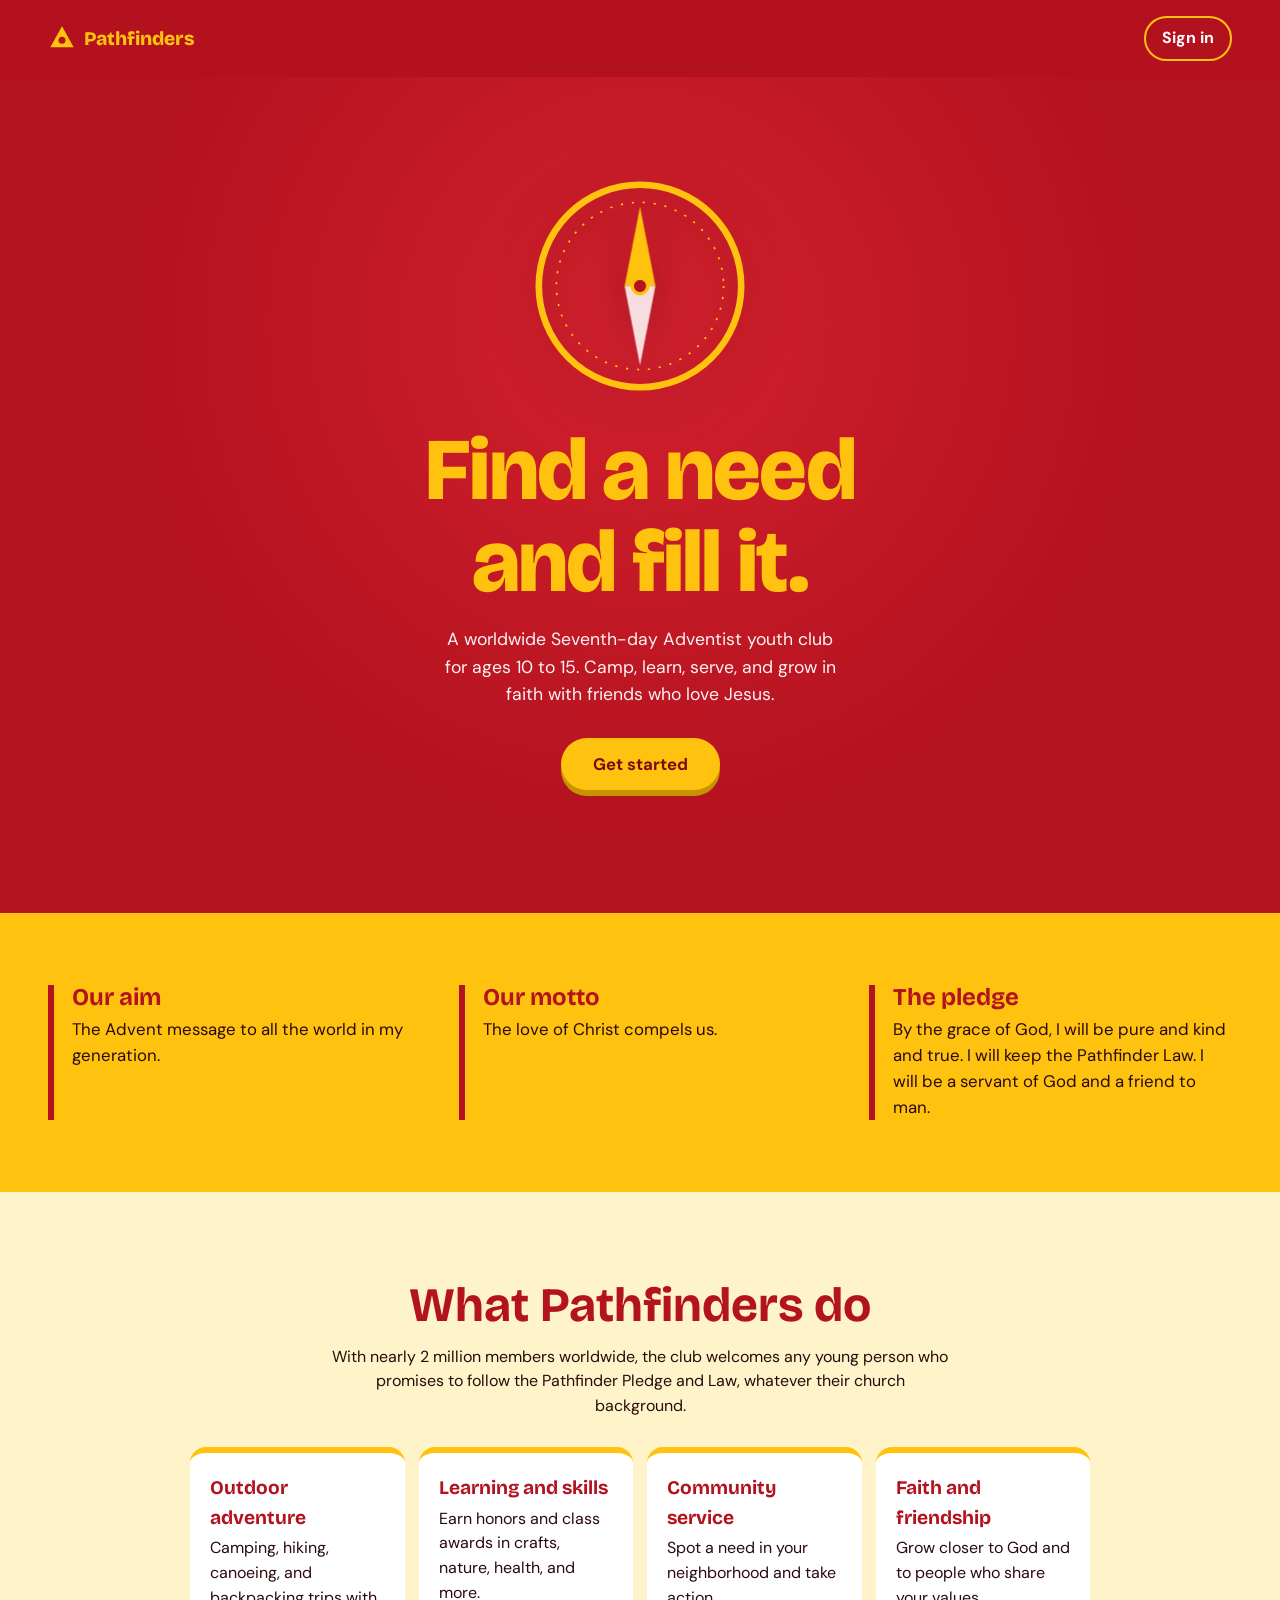
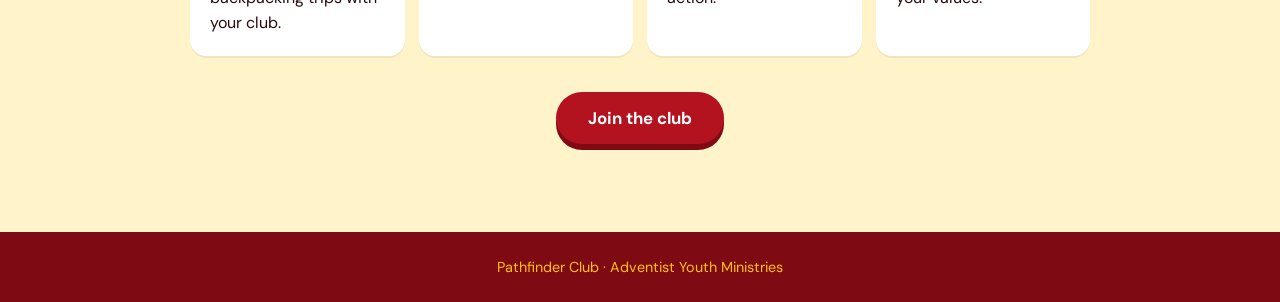
<file: index.html>
<!DOCTYPE html>
<html lang="en">
<head>
  <meta charset="UTF-8" />
  <meta name="viewport" content="width=device-width, initial-scale=1, viewport-fit=cover" />
  <meta name="theme-color" content="#B3121F" />
  <title>Pathfinder Club | Adventist Youth Ministries</title>
  <link rel="preconnect" href="https://fonts.googleapis.com" />
  <link rel="preconnect" href="https://fonts.gstatic.com" crossorigin />
  <link href="https://fonts.googleapis.com/css2?family=Bricolage+Grotesque:wght@600;800&family=DM+Sans:wght@400;500;700&display=swap" rel="stylesheet" />
  <link rel="stylesheet" href="css/style.css" />
</head>
<body class="landing">

  <header class="nav">
    <a class="brand" href="index.html">
      <svg viewBox="0 0 24 24" width="28" height="28" aria-hidden="true"><path d="M12 2 22 20H2z" fill="#FFC20E"/><circle cx="12" cy="14" r="3" fill="#B3121F"/></svg>
      <span>Pathfinders</span>
    </a>
    <a class="nav-link" href="auth.html">Sign in</a>
  </header>

  <main>
    <section class="hero">
      <svg class="compass" viewBox="0 0 200 200" role="img" aria-label="Compass">
        <circle cx="100" cy="100" r="92" fill="none" stroke="#FFC20E" stroke-width="6"/>
        <circle cx="100" cy="100" r="76" fill="none" stroke="#FFC20E" stroke-width="1.5" stroke-dasharray="2 8"/>
        <g class="needle">
          <path d="M100 28 114 100H86z" fill="#FFC20E"/>
          <path d="M100 172 86 100h28z" fill="#fff" opacity=".85"/>
        </g>
        <circle cx="100" cy="100" r="7" fill="#B3121F" stroke="#FFC20E" stroke-width="3"/>
      </svg>

      <h1>Find a need<br />and fill it.</h1>
      <p class="lead">A worldwide Seventh-day Adventist youth club for ages 10 to 15. Camp, learn, serve, and grow in faith with friends who love Jesus.</p>
      <button id="getStarted" class="btn btn-yellow" type="button">Get started</button>
    </section>

    <section class="creed">
      <div class="creed-item">
        <h2>Our aim</h2>
        <p>The Advent message to all the world in my generation.</p>
      </div>
      <div class="creed-item">
        <h2>Our motto</h2>
        <p>The love of Christ compels us.</p>
      </div>
      <div class="creed-item">
        <h2>The pledge</h2>
        <p>By the grace of God, I will be pure and kind and true. I will keep the Pathfinder Law. I will be a servant of God and a friend to man.</p>
      </div>
    </section>

    <section class="about">
      <h2>What Pathfinders do</h2>
      <p class="about-intro">With nearly 2 million members worldwide, the club welcomes any young person who promises to follow the Pathfinder Pledge and Law, whatever their church background.</p>
      <ul class="pillars">
        <li><strong>Outdoor adventure</strong><span>Camping, hiking, canoeing, and backpacking trips with your club.</span></li>
        <li><strong>Learning and skills</strong><span>Earn honors and class awards in crafts, nature, health, and more.</span></li>
        <li><strong>Community service</strong><span>Spot a need in your neighborhood and take action.</span></li>
        <li><strong>Faith and friendship</strong><span>Grow closer to God and to people who share your values.</span></li>
      </ul>
      <button class="btn btn-red" type="button" data-start>Join the club</button>
    </section>
  </main>

  <footer class="footer">
    <p>Pathfinder Club · Adventist Youth Ministries</p>
  </footer>

  <div id="loader" class="loader" aria-hidden="true">
    <svg class="loader-compass" viewBox="0 0 200 200">
      <circle cx="100" cy="100" r="92" fill="none" stroke="#FFC20E" stroke-width="6"/>
      <path d="M100 28 114 100H86z" fill="#FFC20E"/>
      <path d="M100 172 86 100h28z" fill="#fff" opacity=".85"/>
    </svg>
    <p>Preparing your trail…</p>
    <div class="bar"><span></span></div>
  </div>

  <script type="module" src="js/landing.js"></script>
</body>
</html>
</file>
<file: css/style.css>
:root{
  --red:#B3121F; --red-dark:#7E0A14; --yellow:#FFC20E; --ink:#2A0A0D; --white:#fff; --soft:#FFF4C9;
  --radius:16px;
  --head:"Bricolage Grotesque",system-ui,sans-serif; --body:"DM Sans",system-ui,sans-serif;
}
*{box-sizing:border-box;margin:0;padding:0}
html{scroll-behavior:smooth}
body{font-family:var(--body);color:var(--ink);line-height:1.55;-webkit-font-smoothing:antialiased;
  padding:env(safe-area-inset-top) env(safe-area-inset-right) env(safe-area-inset-bottom) env(safe-area-inset-left)}
h1,h2{font-family:var(--head);line-height:1.05}
button{font:inherit;cursor:pointer;border:0;background:none;color:inherit}
:focus-visible{outline:3px solid var(--yellow);outline-offset:3px}

/* Buttons */
.btn{display:inline-flex;align-items:center;justify-content:center;gap:8px;min-height:52px;padding:0 32px;border-radius:999px;
  font-weight:700;font-size:1.05rem;transition:transform .15s,box-shadow .2s,background .2s}
.btn:active{transform:scale(.97)}
.btn-yellow{background:var(--yellow);color:var(--red-dark);box-shadow:0 6px 0 #C79300}
.btn-yellow:hover{box-shadow:0 8px 0 #C79300;transform:translateY(-2px)}
.btn-red{background:var(--red);color:#fff;box-shadow:0 6px 0 var(--red-dark)}
.btn-red:hover{transform:translateY(-2px)}
.btn:disabled{opacity:.7;cursor:wait}
.btn.loading span::after{content:"";display:inline-block;width:14px;height:14px;margin-left:10px;border:2px solid #fff;border-top-color:transparent;border-radius:50%;vertical-align:-2px;animation:spin .7s linear infinite}
.link{color:var(--red);font-weight:700;text-decoration:underline;text-underline-offset:3px}

/* ================= LANDING ================= */
.landing{background:var(--red);color:#fff}
.nav{position:sticky;top:0;z-index:10;display:flex;justify-content:space-between;align-items:center;padding:14px 20px;background:rgba(179,18,31,.92);backdrop-filter:blur(8px)}
.brand{display:flex;align-items:center;gap:8px;color:var(--yellow);font-family:var(--head);font-weight:800;font-size:1.2rem;text-decoration:none}
.nav-link{color:#fff;font-weight:700;text-decoration:none;padding:8px 16px;border:2px solid var(--yellow);border-radius:999px}

.hero{min-height:calc(100svh - 64px);display:flex;flex-direction:column;align-items:center;justify-content:center;text-align:center;padding:32px 24px 56px;
  background:radial-gradient(circle at 50% 30%,#D3202D 0,var(--red) 60%)}
.compass{width:min(56vw,220px);margin-bottom:28px;filter:drop-shadow(0 12px 24px rgba(0,0,0,.3))}
.needle{transform-origin:100px 100px;animation:swing 2.4s cubic-bezier(.2,.9,.3,1.2) both}
.hero h1{font-size:clamp(2.6rem,11vw,5.5rem);font-weight:800;color:var(--yellow);letter-spacing:-.02em}
.lead{max-width:34ch;margin:18px auto 30px;font-size:1.1rem;opacity:.95}

.creed{background:var(--yellow);color:var(--ink);padding:48px 24px;display:grid;gap:28px}
.creed-item{border-left:6px solid var(--red);padding-left:18px}
.creed h2{font-size:1.5rem;color:var(--red);margin-bottom:6px}
.creed p{max-width:48ch;font-size:1.05rem}

.about{padding:56px 24px;background:var(--soft);color:var(--ink);text-align:center}
.about h2{font-size:clamp(2rem,7vw,3rem);color:var(--red)}
.about-intro{max-width:56ch;margin:14px auto 28px}
.pillars{list-style:none;display:grid;gap:14px;max-width:900px;margin:0 auto 36px;text-align:left}
.pillars li{background:#fff;border-radius:var(--radius);padding:20px;border-top:6px solid var(--yellow);display:flex;flex-direction:column;gap:4px;box-shadow:0 2px 0 rgba(0,0,0,.06)}
.pillars strong{font-family:var(--head);font-size:1.2rem;color:var(--red)}
.footer{background:var(--red-dark);color:var(--yellow);text-align:center;padding:24px;font-size:.9rem}

/* Loader */
.loader{position:fixed;inset:0;z-index:100;background:var(--red);color:#fff;display:flex;flex-direction:column;align-items:center;justify-content:center;gap:20px;
  opacity:0;visibility:hidden;clip-path:circle(0% at 50% 60%);transition:clip-path .7s ease,opacity .3s,visibility .3s}
.loader.show{opacity:1;visibility:visible;clip-path:circle(150% at 50% 60%)}
.loader-compass{width:110px;animation:spin 1.6s linear infinite}
.loader p{font-family:var(--head);font-weight:600;font-size:1.2rem}
.bar{width:min(70vw,260px);height:8px;border-radius:99px;background:rgba(255,255,255,.25);overflow:hidden}
.bar span{display:block;height:100%;width:0;background:var(--yellow);border-radius:99px}
.loader.show .bar span{animation:fill 2.1s .2s ease-in-out forwards}

/* ================= AUTH ================= */
.auth{min-height:100svh;background:linear-gradient(160deg,var(--red) 0,var(--red-dark) 100%);position:relative;overflow-x:hidden}
.tri{position:fixed;width:0;height:0;border-left:60px solid transparent;border-right:60px solid transparent;border-bottom:104px solid rgba(255,194,14,.16);animation:float 9s ease-in-out infinite;pointer-events:none}
.t1{top:8%;left:-20px}.t2{top:55%;right:-30px;transform:scale(1.8);animation-delay:-3s}.t3{bottom:6%;left:20%;transform:scale(.8);animation-delay:-6s}
.auth-wrap{position:relative;z-index:1;min-height:100svh;display:flex;flex-direction:column;justify-content:center;gap:24px;padding:24px 16px;max-width:1000px;margin:0 auto}
.auth-side{color:#fff;text-align:center}
.auth-side .brand{justify-content:center;margin-bottom:14px}
.auth-side h1{font-size:clamp(2rem,9vw,3.2rem);color:var(--yellow)}
.auth-side p{margin-top:8px;opacity:.9}

.card{background:#fff;border-radius:24px;padding:20px;box-shadow:0 24px 60px rgba(0,0,0,.35);animation:rise .7s cubic-bezier(.2,.8,.2,1) both;overflow:hidden}
.tabs{position:relative;display:grid;grid-template-columns:1fr 1fr;background:var(--soft);border-radius:999px;padding:4px;margin-bottom:16px}
.tab{position:relative;z-index:1;padding:12px 8px;border-radius:999px;font-weight:700;color:#7a5a00;transition:color .3s}
.tab.active{color:var(--red-dark)}
.auth .tabs .pill{position:absolute;top:4px;bottom:4px;left:4px;width:calc(50% - 4px);background:var(--yellow);border-radius:999px;transition:transform .35s cubic-bezier(.5,1.4,.5,1)}
.auth .card[data-tab=register] .tabs .pill{transform:translateX(100%)}

.msg{min-height:0;font-size:.92rem;border-radius:10px;font-weight:500}
.msg.error,.msg.ok{padding:10px 14px;margin-bottom:12px}
.msg.error{background:#FDE7E9;color:#8B0A14;animation:shake .4s}
.msg.ok{background:#E6F6EA;color:#14612B}

.forms{display:grid}
.form{grid-area:1/1;display:flex;flex-direction:column;gap:14px;transition:transform .45s cubic-bezier(.3,.8,.2,1),opacity .3s}
.card[data-tab=login] #registerForm{transform:translateX(40px);opacity:0;visibility:hidden}
.card[data-tab=register] #loginForm{transform:translateX(-40px);opacity:0;visibility:hidden}

.field{position:relative}
.field input{width:100%;height:56px;padding:22px 64px 6px 16px;font:inherit;font-size:1rem;border:2px solid #E8DDB5;border-radius:14px;background:#fff;color:var(--ink);transition:border-color .2s,box-shadow .2s}
.field input:focus{outline:0;border-color:var(--red);box-shadow:0 0 0 4px rgba(179,18,31,.12)}
.field label{position:absolute;left:18px;top:17px;color:#8a7a4a;pointer-events:none;transition:all .18s}
.field input:focus + label,.field input:not(:placeholder-shown) + label{top:7px;font-size:.72rem;font-weight:700;color:var(--red)}
.eye{position:absolute;right:8px;top:8px;height:40px;padding:0 10px;font-size:.85rem;font-weight:700;color:var(--red)}
#forgot{align-self:flex-end;font-size:.9rem;margin-top:-4px}
.form .btn{width:100%;margin-top:4px}
.switch{text-align:center;font-size:.95rem}

/* Tablet / desktop */
@media (min-width:860px){
  .nav{padding:16px 48px}
  .creed{grid-template-columns:repeat(3,1fr);padding:72px 48px;gap:48px}
  .pillars{grid-template-columns:repeat(4,1fr)}
  .about{padding:88px 48px}
  .auth-wrap{flex-direction:row;align-items:center;gap:64px}
  .auth-side{text-align:left;flex:1}
  .auth-side .brand{justify-content:flex-start}
  .card{flex:0 0 440px;padding:28px}
}

/* Keyframes */
@keyframes spin{to{transform:rotate(360deg)}}
@keyframes swing{0%{transform:rotate(-140deg)}100%{transform:rotate(0)}}
@keyframes fill{to{width:100%}}
@keyframes float{50%{translate:0 -26px;rotate:12deg}}
@keyframes rise{from{opacity:0;transform:translateY(30px) scale(.97)}}
@keyframes shake{25%{transform:translateX(-6px)}75%{transform:translateX(6px)}}
@media (prefers-reduced-motion:reduce){*,*::before,*::after{animation-duration:.01ms!important;animation-iteration-count:1!important;transition-duration:.01ms!important}}
/* Auth page back navigation and short transition */
.auth-back{position:absolute;top:calc(14px + env(safe-area-inset-top));left:20px;z-index:8;display:inline-flex;align-items:center;min-height:42px;padding:8px 15px;border:1px solid #ffc20e80;border-radius:999px;color:#fff;text-decoration:none;font-weight:700;background:#7e0a1488}.auth-back:hover{background:#7e0a14}.auth-return-loader{position:fixed;inset:0;z-index:999;display:flex;flex-direction:column;align-items:center;justify-content:center;gap:16px;background:#b3121f;color:#fff;opacity:0;visibility:hidden;transition:opacity .25s,visibility .25s}.auth-return-loader.show{opacity:1;visibility:visible}.auth-loader-compass{font-size:4rem;color:#ffc20e;animation:spin 1.4s linear infinite}.auth-loader-line{width:min(240px,70vw);height:6px;border-radius:9px;background:#ffffff44;overflow:hidden}.auth-loader-line span{display:block;width:100%;height:100%;background:#ffc20e;transform:translateX(-100%);transition:transform .5s}.auth-return-loader.show .auth-loader-line span{transform:translateX(0)}@media(max-width:600px){.auth-wrap{padding-top:72px}.auth-back{left:16px}}@media(prefers-reduced-motion:reduce){.auth-loader-compass{animation:none}}
</file>
